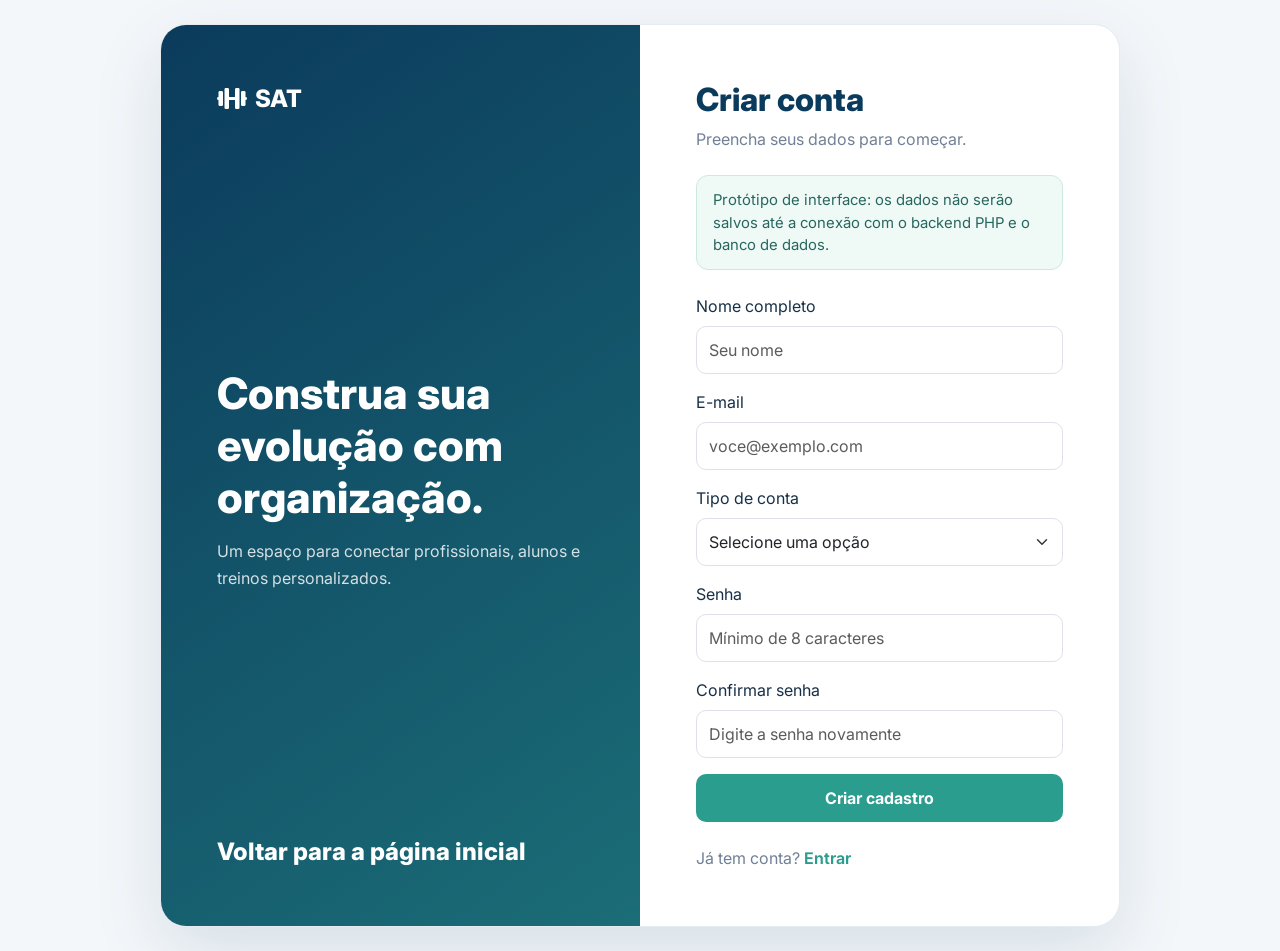
<file: TCC/app/Views/cadastro.html>
<!DOCTYPE html>
<!-- Tela de criação de conta para alunos/atletas e profissionais. -->
<!-- Faltam envio do cadastro ao backend, gravação segura da senha e criação da sessão. -->
<html lang="pt-BR">

<head>
    <meta charset="UTF-8">
    <meta name="viewport" content="width=device-width, initial-scale=1">
    <meta name="description" content="Crie seu cadastro no protótipo do sistema de treinos SAT.">
    <title>Criar conta | SAT</title>
    <!-- Bootstrap organiza o formulário; Font Awesome e Inter padronizam ícones e tipografia. -->
    <link href="https://cdn.jsdelivr.net/npm/bootstrap@5.3.2/dist/css/bootstrap.min.css" rel="stylesheet">
    <link rel="stylesheet" href="https://cdnjs.cloudflare.com/ajax/libs/font-awesome/6.0.0-beta3/css/all.min.css">
    <link href="https://fonts.googleapis.com/css2?family=Inter:wght@300;400;500;600;700;800&display=swap"
        rel="stylesheet">
    <!-- Estilos compartilhados do aplicativo. -->
    <link rel="stylesheet" href="../../public/assets/css/app.css">
</head>

<body class="auth-body">
    <main class="auth-wrap">
        <!-- Painel institucional com retorno à apresentação. -->
        <section class="auth-aside">
            <a href="index.html"><i class="fas fa-dumbbell me-2" aria-hidden="true"></i>SAT</a>
            <div>
                <h1>Construa sua evolução com organização.</h1>
                <p>Um espaço para conectar profissionais, alunos e treinos personalizados.</p>
            </div>
            <a class="small" href="index.html">Voltar para a página inicial</a>
        </section>
        <!-- Formulário de cadastro; o JavaScript confere a confirmação da senha. -->
        <section class="auth-panel">
            <h2>Criar conta</h2>
            <p class="muted mb-4">Preencha seus dados para começar.</p>
            <!-- Explicita que o cadastro ainda não persiste informações. -->
            <div class="app-notice" role="status">Protótipo de interface: os dados não serão salvos até a conexão com o
                backend PHP e o banco de dados.</div>
            <!-- Campos para identidade, perfil e senha; falta validação e criação de conta no servidor. -->
            <form id="register-form" action="../backend/cadastro.php" method="POST">
                <div class="mb-3">
                    <label class="form-label" for="register-name">Nome completo</label>
                    <input class="form-control" id="register-name" name="nome" type="text" autocomplete="name"
                        placeholder="Seu nome" required>
                </div>
                <div class="mb-3">
                    <label class="form-label" for="register-email">E-mail</label>
                    <input class="form-control" id="register-email" name="email" type="email" autocomplete="email"
                        placeholder="voce@exemplo.com" required>
                </div>
                <div class="mb-3">
                    <label class="form-label" for="register-role">Tipo de conta</label>
                    <select class="form-select" id="register-role" name="tipo" required>
                        <option value="" selected disabled>Selecione uma opção</option>
                        <option value="aluno">Aluno / atleta</option>
                        <option value="professor">Professor / profissional</option>
                    </select>
                </div>
                <div class="mb-3">
                    <label class="form-label" for="register-password">Senha</label>
                    <input class="form-control" id="register-password" name="senha" type="password"
                        autocomplete="new-password" minlength="8" placeholder="Mínimo de 8 caracteres" required>
                </div>
                <div class="mb-3">
                    <label class="form-label" for="register-confirm-password">Confirmar senha</label>
                    <input class="form-control" id="register-confirm-password" name="confirmar-senha" type="password"
                        autocomplete="new-password" placeholder="Digite a senha novamente" required>
                </div>
                <button class="btn w-100" type="submit">Criar cadastro</button>
                <p class="mt-3 small" data-form-status role="status" hidden></p>
            </form>
            <p class="mt-4 mb-0 muted">Já tem conta? <a class="auth-back" href="login.html">Entrar</a></p>
        </section>
    </main>
    <!-- Validação visual demonstrativa e conferência da confirmação de senha. -->
    <script src="../../public/assets/js/app.js"></script>
</body>

</html>
</file>
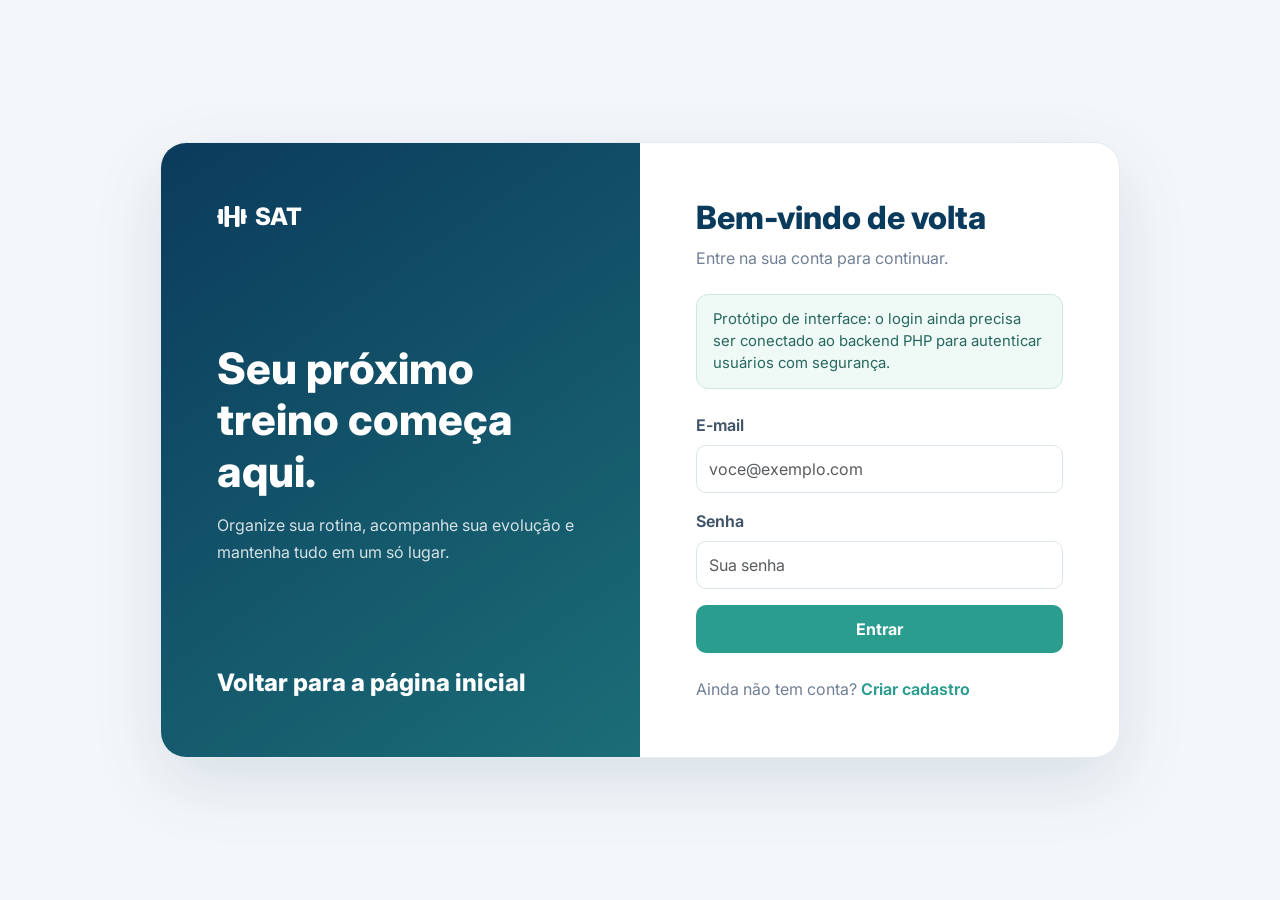
<file: TCC/app/Views/login.html>
<!DOCTYPE html>
<!-- Tela de entrada para usuários já cadastrados. -->
<!-- Faltam autenticação no servidor, criação de sessão e recuperação de senha. -->
<html lang="pt-BR">

<head>
    <meta charset="UTF-8">
    <meta name="viewport" content="width=device-width, initial-scale=1">
    <meta name="description" content="Acesse o protótipo do sistema de gestão de treinos SAT.">
    <title>Entrar | SAT</title>
    <!-- Bootstrap organiza o formulário; Font Awesome e Inter padronizam ícones e tipografia. -->
    <link href="https://cdn.jsdelivr.net/npm/bootstrap@5.3.2/dist/css/bootstrap.min.css" rel="stylesheet">
    <link rel="stylesheet" href="https://cdnjs.cloudflare.com/ajax/libs/font-awesome/6.0.0-beta3/css/all.min.css">
    <link href="https://fonts.googleapis.com/css2?family=Inter:wght@300;400;500;600;700;800&display=swap"
        rel="stylesheet">
    <!-- Estilos compartilhados do aplicativo. -->
    <link rel="stylesheet" href="../../public/assets/css/app.css">
</head>

<body class="auth-body">
    <main class="auth-wrap">
        <!-- Painel institucional com retorno à apresentação. -->
        <section class="auth-aside">
            <a href="index.html"><i class="fas fa-dumbbell me-2" aria-hidden="true"></i>SAT</a>
            <div>
                <h1>Seu próximo treino começa aqui.</h1>
                <p>Organize sua rotina, acompanhe sua evolução e mantenha tudo em um só lugar.</p>
            </div>
            <a class="small" href="index.html">Voltar para a página inicial</a>
        </section>
        <!-- Formulário de acesso; por enquanto apenas valida a presença dos campos. -->
        <section class="auth-panel">
            <h2>Bem-vindo de volta</h2>
            <p class="muted mb-4">Entre na sua conta para continuar.</p>
            <!-- Explicita que credenciais ainda não são autenticadas. -->
            <div class="app-notice" role="status">Protótipo de interface: o login ainda precisa ser conectado ao backend
                PHP para autenticar usuários com segurança.</div>
            <!-- Campos de e-mail e senha; falta verificar as credenciais com segurança no servidor. -->
            <form class="app-form" action="../backend/login.php" method="POST">
                <div class="mb-3">
                    <label class="form-label" for="login-email">E-mail</label>
                    <input class="form-control" id="login-email" name="email" type="email" autocomplete="email"
                        placeholder="voce@exemplo.com" required>
                </div>
                <div class="mb-3">
                    <label class="form-label" for="login-password">Senha</label>
                    <input class="form-control" id="login-password" name="senha" type="password"
                        autocomplete="current-password" placeholder="Sua senha" required>
                </div>
                <button class="btn w-100" type="submit">Entrar</button>
                <p class="mt-3 small" data-form-status role="status" hidden></p>
            </form>
            <p class="mt-4 mb-0 muted">Ainda não tem conta? <a class="auth-back" href="cadastro.html">Criar cadastro</a>
            </p>
        </section>
    </main>
    <!-- Comportamento demonstrativo dos formulários. -->
    <script src="../../public/assets/js/app.js"></script>
</body>

</html>
</file>
<file: TCC/public/assets/css/app.css>
:root {
    --app-ink: #173047;
    --app-muted: #718096;
    --app-primary: #0b3b5c;
    --app-accent: #2a9d8f;
    --app-bg: #f4f7fa;
    --app-line: #e5ebf0;
}

body.app-body,
body.auth-body {
    min-height: 100vh;
    background: var(--app-bg);
    color: var(--app-ink);
    font-family: 'Inter', sans-serif;
}

.app-layout {
    min-height: 100vh;
}

.app-sidebar {
    position: fixed;
    inset: 0 auto 0 0;
    z-index: 10;
    display: flex;
    width: 250px;
    flex-direction: column;
    padding: 28px 18px;
    background: #fff;
    border-right: 1px solid var(--app-line);
}

.app-logo {
    padding: 0 12px 30px;
    color: var(--app-primary);
    font-size: 1.5rem;
    font-weight: 800;
    text-decoration: none;
}

.app-logo i {
    margin-right: 8px;
    color: var(--app-accent);
}

.app-nav {
    display: grid;
    gap: 6px;
}

.app-nav a {
    padding: 12px 14px;
    border-radius: 12px;
    color: #536579;
    font-weight: 600;
    text-decoration: none;
}

.app-nav a:hover,
.app-nav a.active {
    background: #eaf6f4;
    color: #19796f;
}

.app-nav a i {
    width: 24px;
    margin-right: 8px;
    text-align: center;
}

.app-sidebar-footer {
    margin-top: auto;
    padding: 16px 12px 0;
    border-top: 1px solid var(--app-line);
    color: var(--app-muted);
    font-size: .85rem;
}

.app-main {
    min-height: 100vh;
    margin-left: 250px;
    padding: 32px clamp(20px, 4vw, 56px);
}

.app-topbar {
    display: flex;
    align-items: center;
    justify-content: space-between;
    gap: 16px;
    margin-bottom: 32px;
}

.app-topbar h1 {
    margin: 0;
    color: var(--app-primary);
    font-size: clamp(1.6rem, 3vw, 2rem);
    font-weight: 800;
}

.app-topbar p {
    margin: 6px 0 0;
    color: var(--app-muted);
}

.app-user {
    display: flex;
    align-items: center;
    gap: 10px;
    color: #536579;
    font-weight: 600;
}

.app-avatar {
    display: grid;
    width: 42px;
    height: 42px;
    place-items: center;
    border-radius: 50%;
    background: #dff2ee;
    color: #19796f;
}

.app-notice {
    margin-bottom: 24px;
    padding: 13px 16px;
    border: 1px solid #cce8e2;
    border-radius: 12px;
    background: #effaf7;
    color: #28675e;
    font-size: .93rem;
}

.app-card,
.stat-card {
    height: 100%;
    padding: 22px;
    border: 1px solid var(--app-line);
    border-radius: 18px;
    background: #fff;
    box-shadow: 0 12px 28px rgba(18, 48, 71, .04);
}

.stat-card {
    display: flex;
    align-items: center;
    gap: 16px;
}

.stat-icon {
    display: grid;
    width: 50px;
    height: 50px;
    flex: 0 0 auto;
    place-items: center;
    border-radius: 15px;
    background: #eaf6f4;
    color: var(--app-accent);
    font-size: 1.2rem;
}

.stat-value {
    color: var(--app-primary);
    font-size: 1.55rem;
    font-weight: 800;
}

.stat-label,
.muted {
    color: var(--app-muted);
}

.app-card h2,
.app-card h3 {
    color: var(--app-primary);
    font-size: 1.1rem;
    font-weight: 750;
}

.app-card p:last-child {
    margin-bottom: 0;
}

.quick-link {
    display: flex;
    height: 100%;
    align-items: center;
    gap: 14px;
    padding: 18px;
    border: 1px solid var(--app-line);
    border-radius: 16px;
    background: #fff;
    color: var(--app-primary);
    font-weight: 700;
    text-decoration: none;
    transition: transform .18s ease, box-shadow .18s ease;
}

.quick-link:hover {
    transform: translateY(-3px);
    box-shadow: 0 12px 28px rgba(18, 48, 71, .08);
    color: #19796f;
}

.quick-link i {
    color: var(--app-accent);
    font-size: 1.25rem;
}

.app-form .form-label {
    color: #41556a;
    font-weight: 650;
}

.app-form .form-control,
.app-form .form-select {
    min-height: 46px;
    border-color: #dce5eb;
    border-radius: 10px;
}

.app-form .form-control:focus,
.app-form .form-select:focus {
    border-color: var(--app-accent);
    box-shadow: 0 0 0 .2rem rgba(42, 157, 143, .13);
}

.app-button {
    border: 0;
    border-radius: 10px;
    background: var(--app-accent);
    color: #fff;
    font-weight: 700;
}

.app-button:hover {
    background: #21867a;
    color: #fff;
}

.auth-body {
    display: grid;
    padding: 24px;
    place-items: center;
}

.auth-wrap {
    display: grid;
    width: min(960px, 100%);
    min-height: 580px;
    grid-template-columns: 1fr 1fr;
    overflow: hidden;
    border: 1px solid var(--app-line);
    border-radius: 26px;
    background: #fff;
    box-shadow: 0 24px 70px rgba(11, 59, 92, .12);
}

.auth-aside {
    display: flex;
    flex-direction: column;
    justify-content: space-between;
    padding: clamp(28px, 5vw, 56px);
    background: linear-gradient(145deg, #0b3b5c, #1b6d77);
    color: #fff;
}

.auth-aside a {
    color: #fff;
    font-size: 1.5rem;
    font-weight: 800;
    text-decoration: none;
}

.auth-aside h1 {
    margin: 25px 0 14px;
    font-size: clamp(1.8rem, 3.5vw, 2.7rem);
    font-weight: 800;
}

.auth-aside p {
    color: rgba(255, 255, 255, .82);
    line-height: 1.7;
}

.auth-panel {
    align-self: center;
    padding: clamp(28px, 5vw, 56px);
}

.auth-panel h2 {
    color: var(--app-primary);
    font-weight: 800;
}

.auth-panel .form-control,
.auth-panel .form-select {
    min-height: 48px;
    border-radius: 10px;
}

.auth-panel .btn {
    min-height: 48px;
    border-radius: 10px;
    background: var(--app-accent);
    color: #fff;
    font-weight: 700;
}

.auth-panel .btn:hover {
    background: #21867a;
}

.auth-back {
    color: var(--app-accent);
    font-weight: 650;
    text-decoration: none;
}

@media (max-width: 800px) {
    .app-sidebar {
        position: static;
        width: 100%;
        padding: 16px;
        border-right: 0;
        border-bottom: 1px solid var(--app-line);
    }

    .app-logo {
        padding: 0 8px 12px;
    }

    .app-nav {
        display: flex;
        overflow-x: auto;
        gap: 4px;
    }

    .app-nav a {
        flex: 0 0 auto;
        padding: 10px;
        font-size: .9rem;
    }

    .app-sidebar-footer {
        display: none;
    }

    .app-main {
        margin-left: 0;
        padding: 24px 16px;
    }
}

@media (max-width: 620px) {
    .auth-body {
        padding: 12px;
    }

    .auth-wrap {
        min-height: auto;
        grid-template-columns: 1fr;
    }

    .auth-aside {
        padding: 24px;
    }

    .auth-aside h1 {
        margin-top: 24px;
        font-size: 1.75rem;
    }

    .auth-panel {
        padding: 28px 24px;
    }
}
</file>
